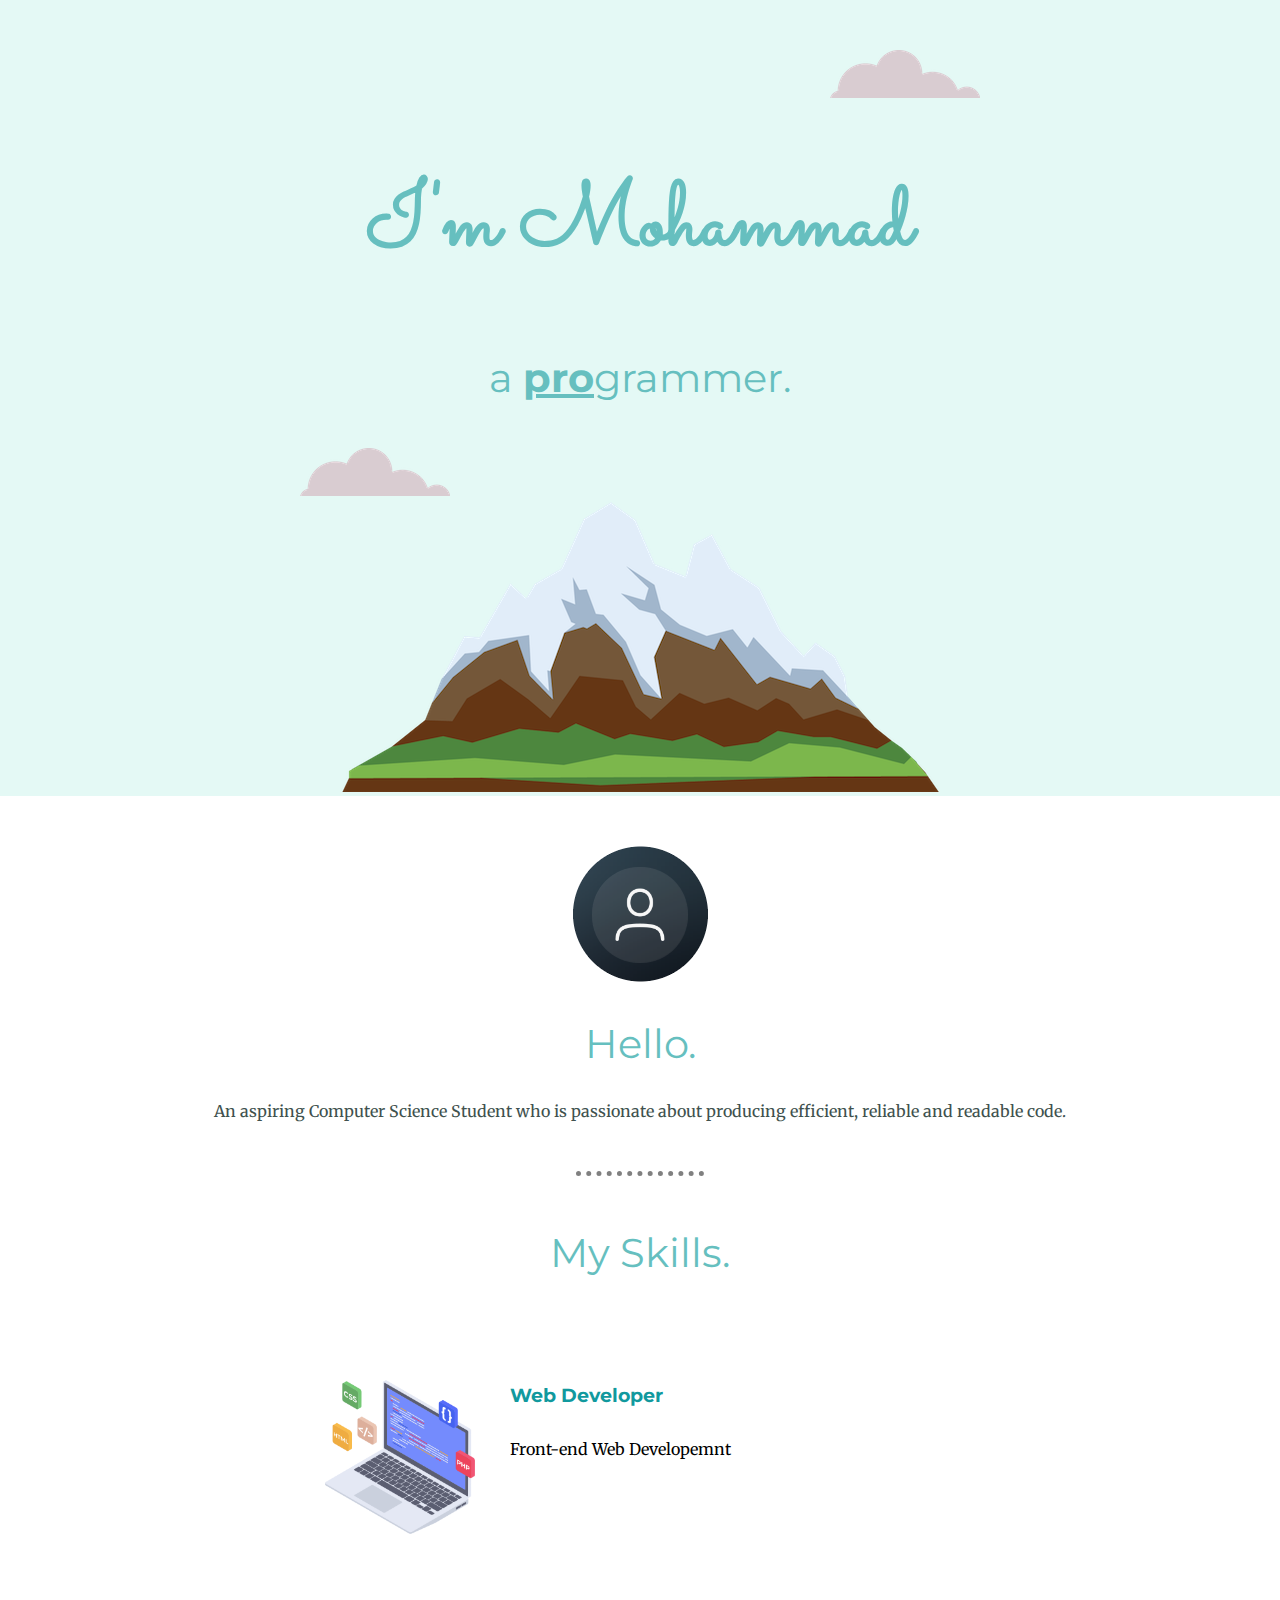
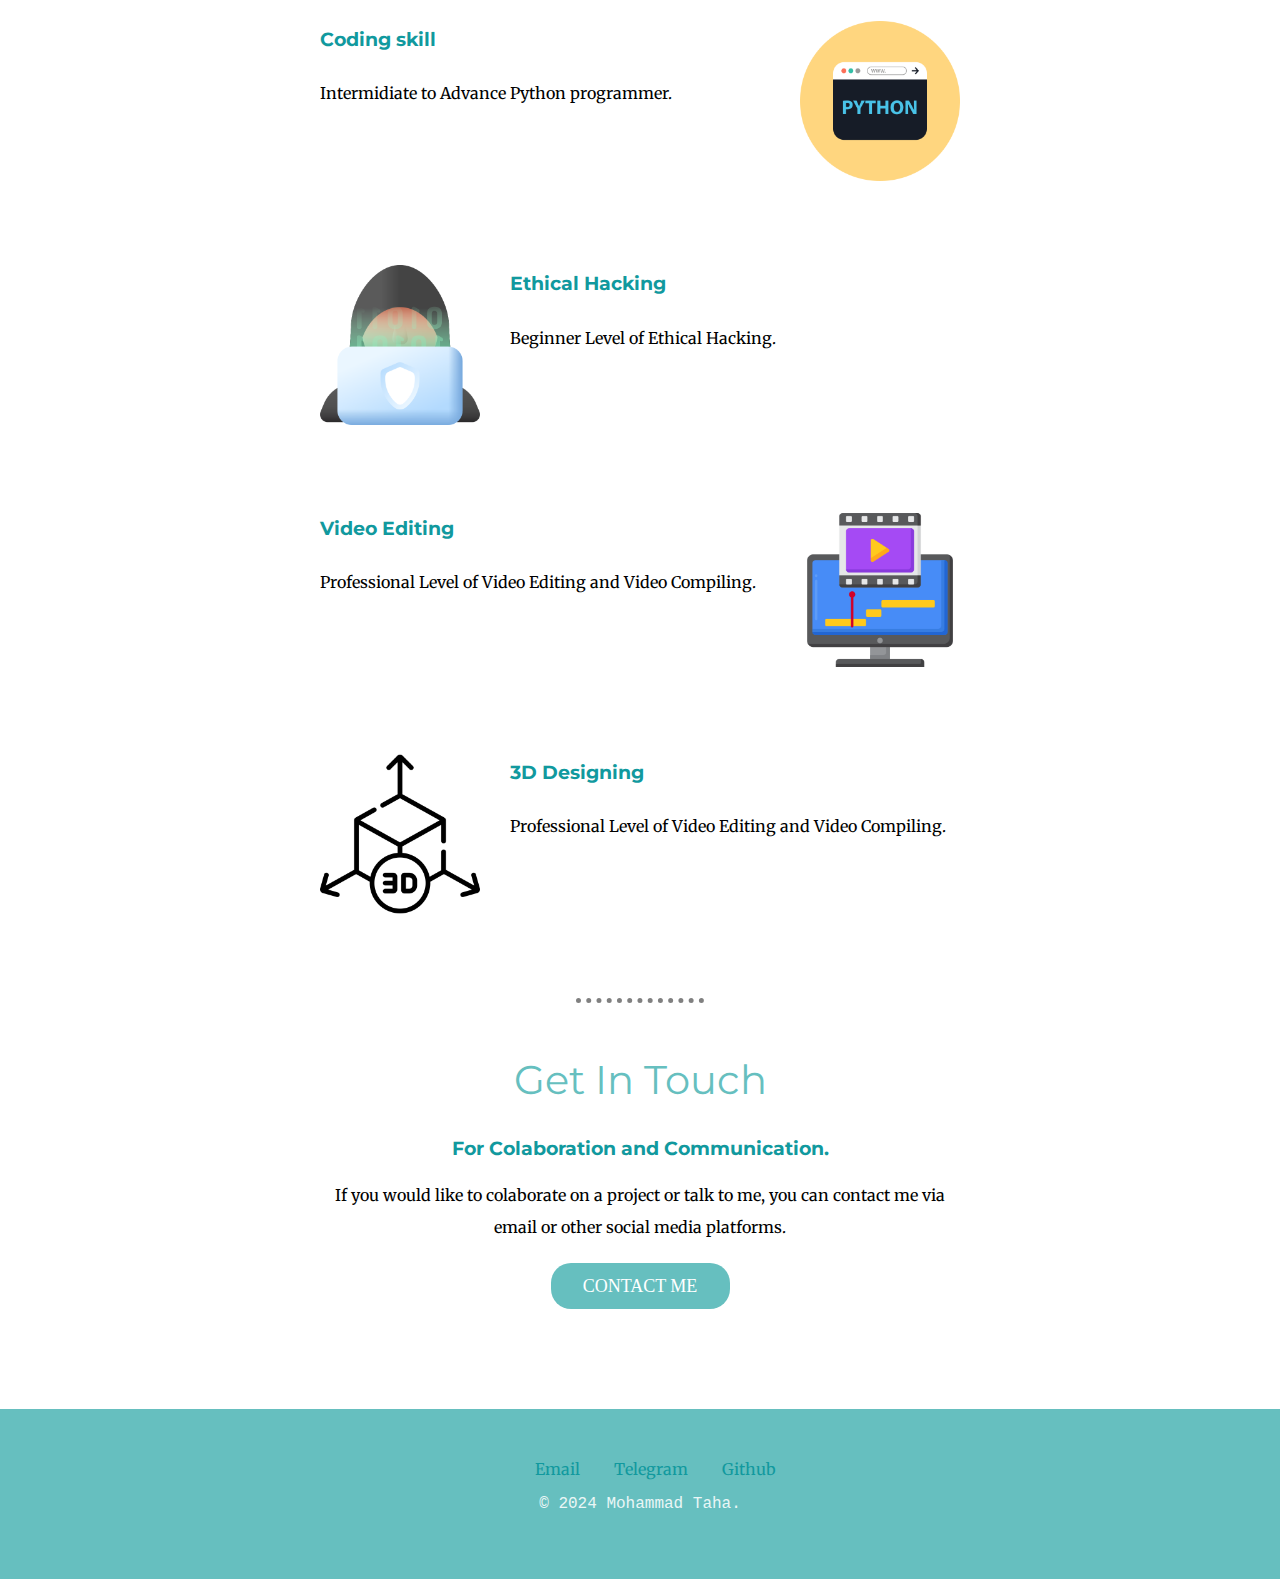
<file: index.html>
<!DOCTYPE html>
<html lang="en">

<head>
  <meta charset="UTF-8">
  <meta name="viewport" content="width=device-width, initial-scale=1.0">
  <title>Personal Website</title>
  <link rel="stylesheet" href="styles.css">
  <link rel="icon" href="favicon.ico">
  <link rel="preconnect" href="https://fonts.googleapis.com">
  <link rel="preconnect" href="https://fonts.gstatic.com" crossorigin>
  <link
    href="https://fonts.googleapis.com/css2?family=Merriweather:ital,wght@0,300;0,400;0,700;0,900;1,300;1,400;1,700;1,900&family=Montserrat:ital,wght@0,100..900;1,100..900&family=Sacramento&display=swap"
    rel="stylesheet">
</head>

<body>
  <div class="top">
    <img class="top-cloud" src="images/cloud.png" alt="cloud-png">
    <h1>I'm Mohammad</h1>
    <h2 class="programmer">a <span>pro</span>grammer.</h2>
    <img class="bottom-cloud" src="images/cloud.png" alt="cloud-png">
    <img src="images/mountain.png" alt="mountain-png">
  </div>

  <div class="middle-container">
    <div class="profile">
      <img src="images/profile.png" alt="profile-pic">
      <h2>Hello.</h2>
      <p class="intro">An aspiring Computer Science Student who is passionate about producing efficient, reliable and readable
        code.</p>
    </div>
    <hr>
    <div class="skills">
      <h2>My Skills.</h2>
      <div class="skill-row">
        <img class="code-img" src="images/web-development.png" alt="code-img">
        <h3>Web Developer</h3>
        <p>Front-end Web Developemnt</p>
      </div>
      <div class="skill-row">
        <img class="chillies-img" src="images/web.png" alt="web-img">
        <h3>Coding skill</h3>
        <p>Intermidiate to Advance Python programmer.
        </p>
      </div>
      <div class="skill-row">
        <img class="hack-img" src="images/hacker.png" alt="hack-img">
        <h3>Ethical Hacking</h3>
        <p> Beginner Level of Ethical Hacking.
        </p>
      </div>
      <div class="skill-row">
        <img class="video-img" src="images/montage.png" alt="video-editing-img">
        <h3>Video Editing</h3>
        <p> Professional Level of Video Editing and Video Compiling.
        </p>
      </div>
      <div class="skill-row">
        <img class="modeling-img" src="images/3d-model.png" alt="3d-img">
        <h3>3D Designing</h3>
        <p> Professional Level of Video Editing and Video Compiling.
        </p>
      </div>      
    </div>
    <hr class="last">
    <div class="contact-me">
      <h2>Get In Touch</h2>
      <h3>For Colaboration and Communication.</h3>
      <p class="contact-message">If you would like to colaborate on a project or talk to me, you can contact me via email or other social media platforms.</p>
      <a class="btn" href="mailto:name@email.com">CONTACT ME</a>
    </div>
  </div>


  <div class="bottom-container">
    <a class="footer-link" href="https://www.linkedin.com/">Email</a>
    <a class="footer-link" href="https://t.me/@SHZunknown11">Telegram</a>
    <a class="footer-link" href="https://github.com/phillipai">Github</a>
    <p class="copyright"> © 2024 Mohammad Taha.</p>
  </div>
</body>

</html>
</file>
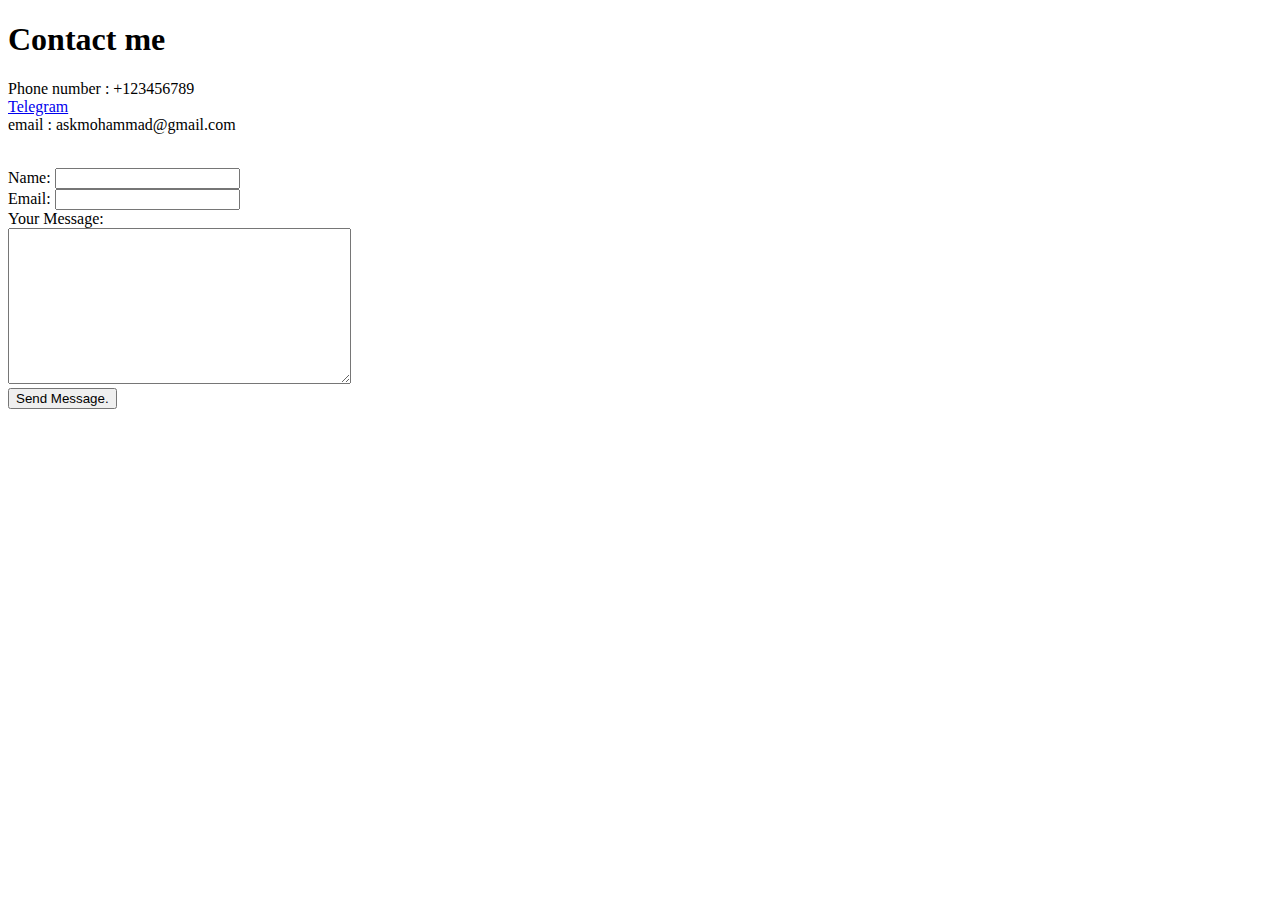
<file: contact.html>
<!DOCTYPE html>
<html lang="en">
<head>
    <meta charset="UTF-8">
    <meta name="viewport" content="width=device-width, initial-scale=1.0">
    <title>Contact details</title>
</head>
<body>
    <h1>Contact me</h1>
        <li>Phone number : +123456789</li>
        <li><a href="https://telegram.me/SHZunknown11">Telegram</a></li>
        <li>email : askmohammad@gmail.com</li>
        <br> <p></p>
        <form action= "mailto:askmohammad@gmail.com" method="post" enctype="text/plain">
            <label for="username">Name:</label>
            <input type="text" name="Name" id="username" ><br>
            <label for="email">Email:</label>
            <input type="email" name="email" id="email"><br>
            <label for="msg">Your Message:</label> <br>
            <textarea name="message" id="msg" cols="40" rows="10"></textarea> <br>
            <input type="submit" value="Send Message.">

        </form>

</body>
</html>
</file>
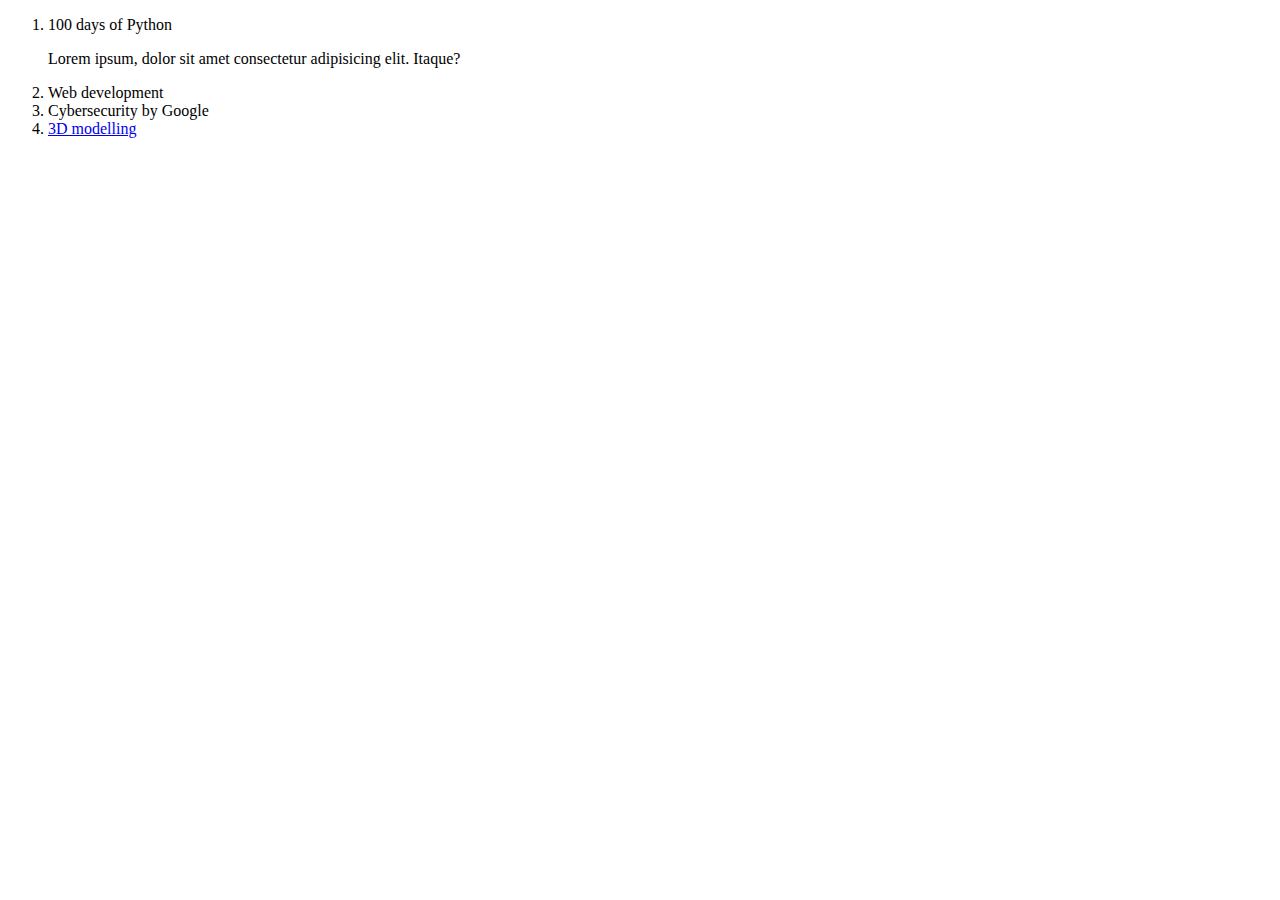
<file: courses.html>
<!DOCTYPE html>
<html lang="en">
<head>
    <meta charset="UTF-8">
    <meta name="viewport" content="width=device-width, initial-scale=1.0">
    <title>Courses Enrolled</title>
</head>
<body>
    <ol>
        <li>100 days of Python</li>
        <p>Lorem ipsum, dolor sit amet consectetur adipisicing elit. Itaque?</p>
        <li>Web development </li>
        <li>Cybersecurity by Google</li>
        <li><a href="https://www.cgspectrum.com/courses/introduction-to-3d-modeling">3D modelling</a></li>
    </ol>

</body>
</html>
</file>
<file: styles.css>
body{
    margin: 0;
    text-align: center;
    font-family: "Merriweather", serif;
}
div.top {
    background-color: #E4F9F5;
    margin: 0, 0;
    width: 100%;
    position: relative;
    padding-top: 100px;
    
    
}


hr {
    border-color: #EAF6F6;
    border-style: none;
    border-top: dotted 5px gray;
    height: 2px;
    width: 10%;
    margin-bottom: 50px;
}

.profile {
    margin-top: 50px;

}
.intro {
    margin-bottom: 50px;
    color: #40514E;
}

h1 {
    margin-top: 2.6rem auto 0 auto;
    font-family: "Sacramento", cursive;
    font-size: 5.625rem;
    color: #66BFBF;

}
h2 {
    font-family: "Montserrat", sans-serif;
    font-size: 2.5rem;
    color: #66BFBF;
    font-weight: normal;
    

}


h3 {
    font-family: "Montserrat", sans-serif;
    color: #11999E;

}

a {
    color: #11999E;
    text-decoration: none;
}
a:hover {
    color: #40514E;
}

span {
    
    font-weight: bold;
    text-decoration: underline;
}



img.bottom-cloud {
    position: absolute;
    left: 300px;
    bottom: 300px;
}

img.top-cloud {
    position: absolute;
    right: 300px;
    top: 50px;
}



.skill-row {
    width: 50%;
    margin: 100px auto 20px auto;
    text-align: left;
    line-height: 2;
    padding-bottom: 40px;
}
.code-img {
    width: 25%;
    float: left;
    margin-right: 30px;
}
.chillies-img {
    width: 25%;
    float: right;
    margin-left: 30px;
}
.hack-img {
    width: 25%;
    float: left;
    margin-right: 30px;
}
.video-img {
    width: 25%;
    float: right;
    margin-left: 30px;
}

.modeling-img {
    width: 25%;
    float: left;
    margin-right: 30px;
}
.last {
    margin-top: 100px;
}
.contact-me {
    text-align: center;
}

.contact-message {
    width: 50%;
    margin: auto auto;
    line-height: 2;
    margin-bottom: 20px;
}
.btn {
    -webkit-border-radius: 20px;
    -moz-border-radius: 20px;
    border-radius: 20px;
    height: 18px;
    line-height: 18px;
    color: #FFFFFF;
    font-family: Verdana;
    width: 151px;
    font-size: 18px;
    font-weight: 200;
    padding: 14px;
    background-color: #66BFBF;
    text-decoration: none;
    display: inline-block;
    cursor: pointer;
    text-align: center;
    margin-bottom: 100px;
 }

.bottom-container {
    background-color: #66BFBF;
    padding-top: 50px;
    padding-bottom: 50px;
    text-align: center;
}

.footer-link {
    padding-left: 30px;

}
.copyright {
    font-family: monospace, sans-serif;
    color: #EAF6F6;

}


@media (max-width: 600px) {
    
}
</file>
